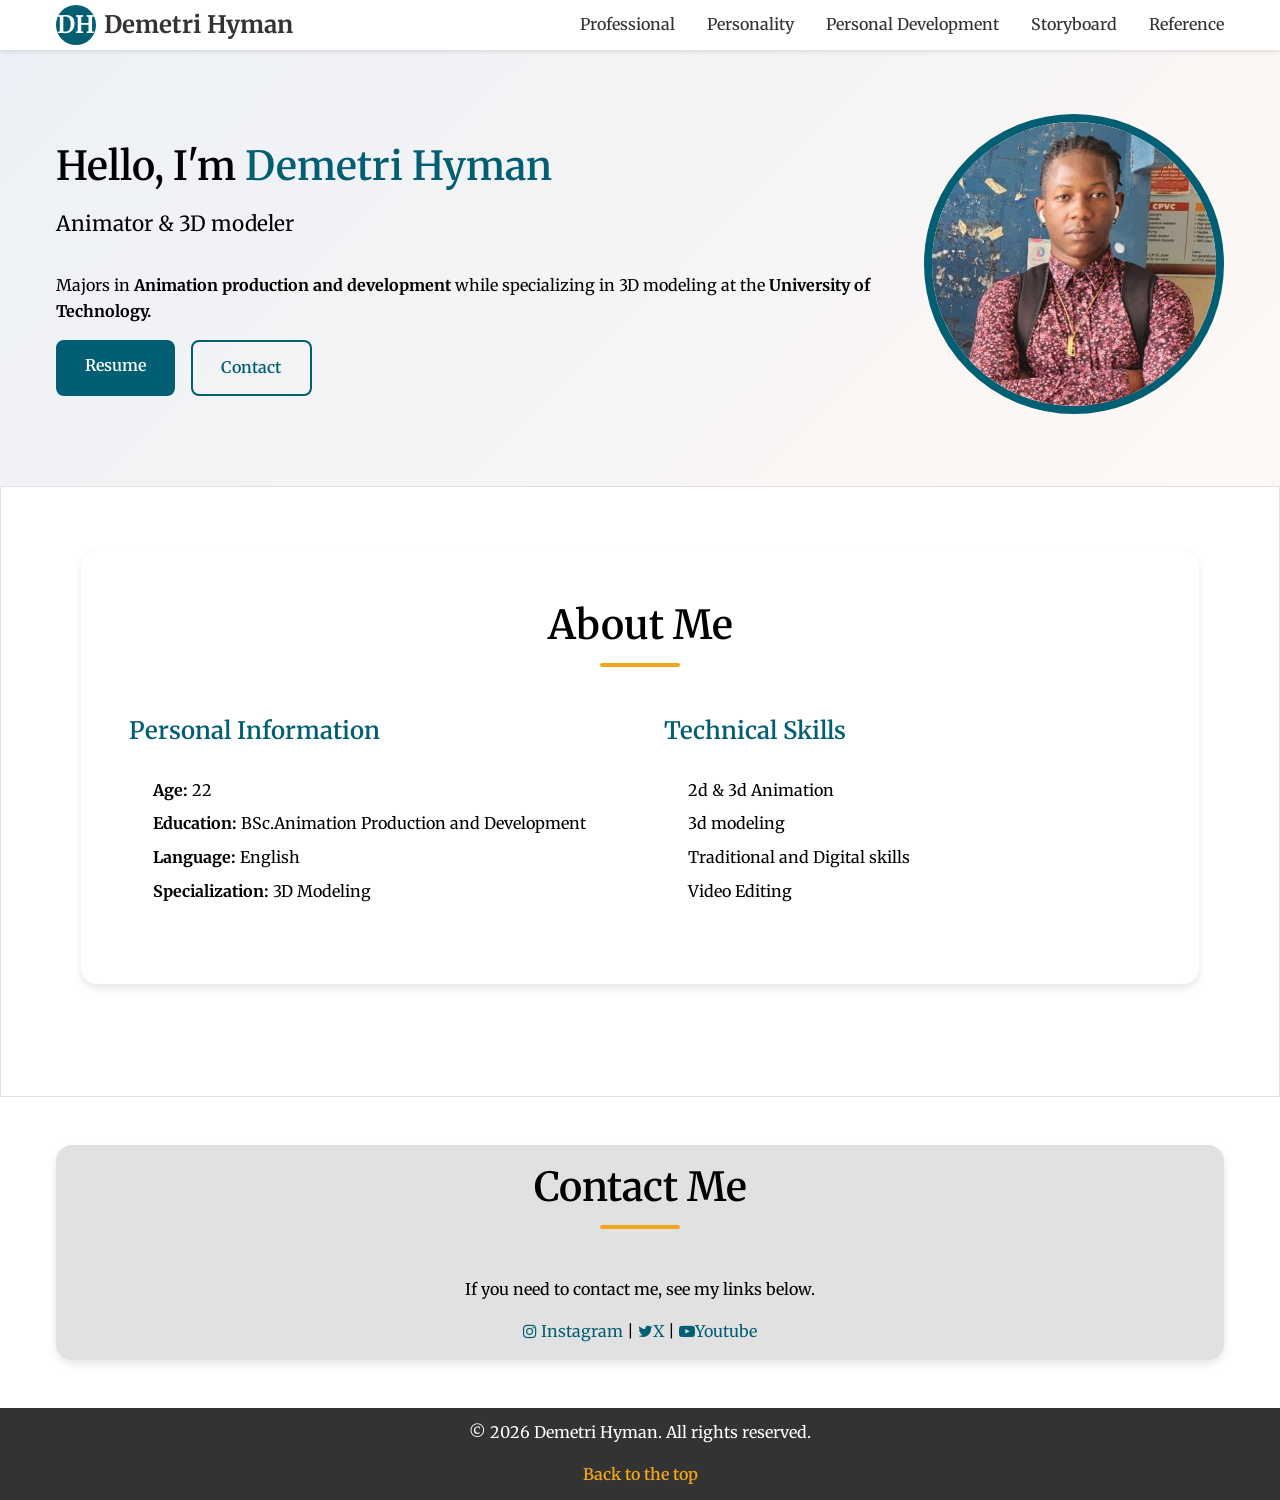
<file: Codes/Index.html>
<!DOCTYPE html>
<html>

    <head>
        
        <meta name="viewport" content="width=device-width, initial-scale=1.0">
        <Title>Demetri Hyman Portfolio</Title>
        <link rel="stylesheet" href="https://cdnjs.cloudflare.com/ajax/libs/font-awesome/4.7.0/css/font-awesome.min.css">
        <link rel="stylesheet" href="Style.css">
        
    </head>
<body id="top">
    <!--Navigation Header-->
<header>

    <nav class="navbar">

         <div class="nav-container">

            <a href= "Index.html" class="logo">
                <div class="logo-circle">DH</div>
                <span>Demetri Hyman</span>
            </a>

            <ul class="nav-menu">
                <li><a href="Professional.html">Professional</a></li>
                <li><a href="Personality.html">Personality</a></li>
                <li><a href="Personal Development.html">Personal Development</a></li>
                <li><a href="Storyboard.html">Storyboard</a></li>
                <li><a href="Reference.html">Reference</a></li> 
            </ul>
        </div>

    </nav>
</header>

<!--Hello section-->
    <section class="Hello">
        <div class="Hello-container">
            <div class="Hello-Text">
            <h1> Hello, I'm <span class="highlight"> Demetri Hyman </span></h1>
              <p class="subtitle"> Animator & 3D modeler</p>
              <p c> Majors in <strong>Animation production and development</strong> while specializing in 3D modeling at the <strong>University of Technology.</strong><div class=""></div> </p>
                <div class = "Resume-Button">
                    <a href="Professional.html" class="btn btn-Resume">Resume</a>
                    <a href="#contact" class="btn btn-contact">Contact</a>
                </div>
            </div>
                <div >
                    <a href="https://www.demetrianimation@gmail.com">
                        <img src="../Assets/1760153139496.jpg" alt="Demetri Hyman Photo" class="image" style="max-width:100%;height:auto;">
                    </a>
                </div>
        </div>

    </section>

<!--About section-->
    <section id="about" class="section">
        <div class="container">

            <div class="Card">
                <h2 class="section-title">About Me</h2>
            <div class="about-content">
                <div class="Personal-Info">
                    <h3>Personal Information</h3>
                    <ul class="Personal-Info-list">
                        <li><strong>Age:</strong> 22</li>
                        <li><strong>Education:</strong> BSc.Animation Production and Development </li>
                        <li><strong>Language:</strong> English</li>
                        <li><strong>Specialization:</strong> 3D Modeling</li>
                    </ul>
                </div>
                <div class="Skills">
                    <h3> Technical Skills</h3>
                    <ul class="skill-list">
                        <li> 2d & 3d Animation </li>
                        <li> 3d modeling </li>
                        <li> Traditional and Digital skills </li>
                        <li> Video Editing </li>
                    </ul>
                </div>
            </div>
            </div>
        </div>
    </section>

<!--Contact section-->
    <section id="contact" class="contact-section">

        <div class=" container">
            
            <div class="Card">
                <h2 class="section-title"> Contact Me</h2>
                <div class="contact-content">
                    <div class="contact-info">
                       <center> <p style="font-size: 20">
                            If you need to contact me, see my links below.
                        </p>
                        			<ul>
                                        <a class="highlight" href="https://www.Instagram.com/" target="_blank " ><i class="fa">&#xf16d;</i> Instagram </a> | 
                                        <a class="highlight" href="https://www.X.com/"target="_blank "><i class="fa">&#xf099;</i>X</a> | 
                                        <a class="highlight" href="https://www.Youtube.com/"target="_blank "><i class="fa">&#xf16a;</i>Youtube</a>
                                    </ul></center>

                    </div>

                </div>
            </div>

        </div>
    </section>

<footer class="footer">

	<p>
		&copy 2026 Demetri Hyman. All rights reserved.
	</p>

    <a class="top" href="#top"> Back to the top</a>
</footer>

</body>

</html>
</file>
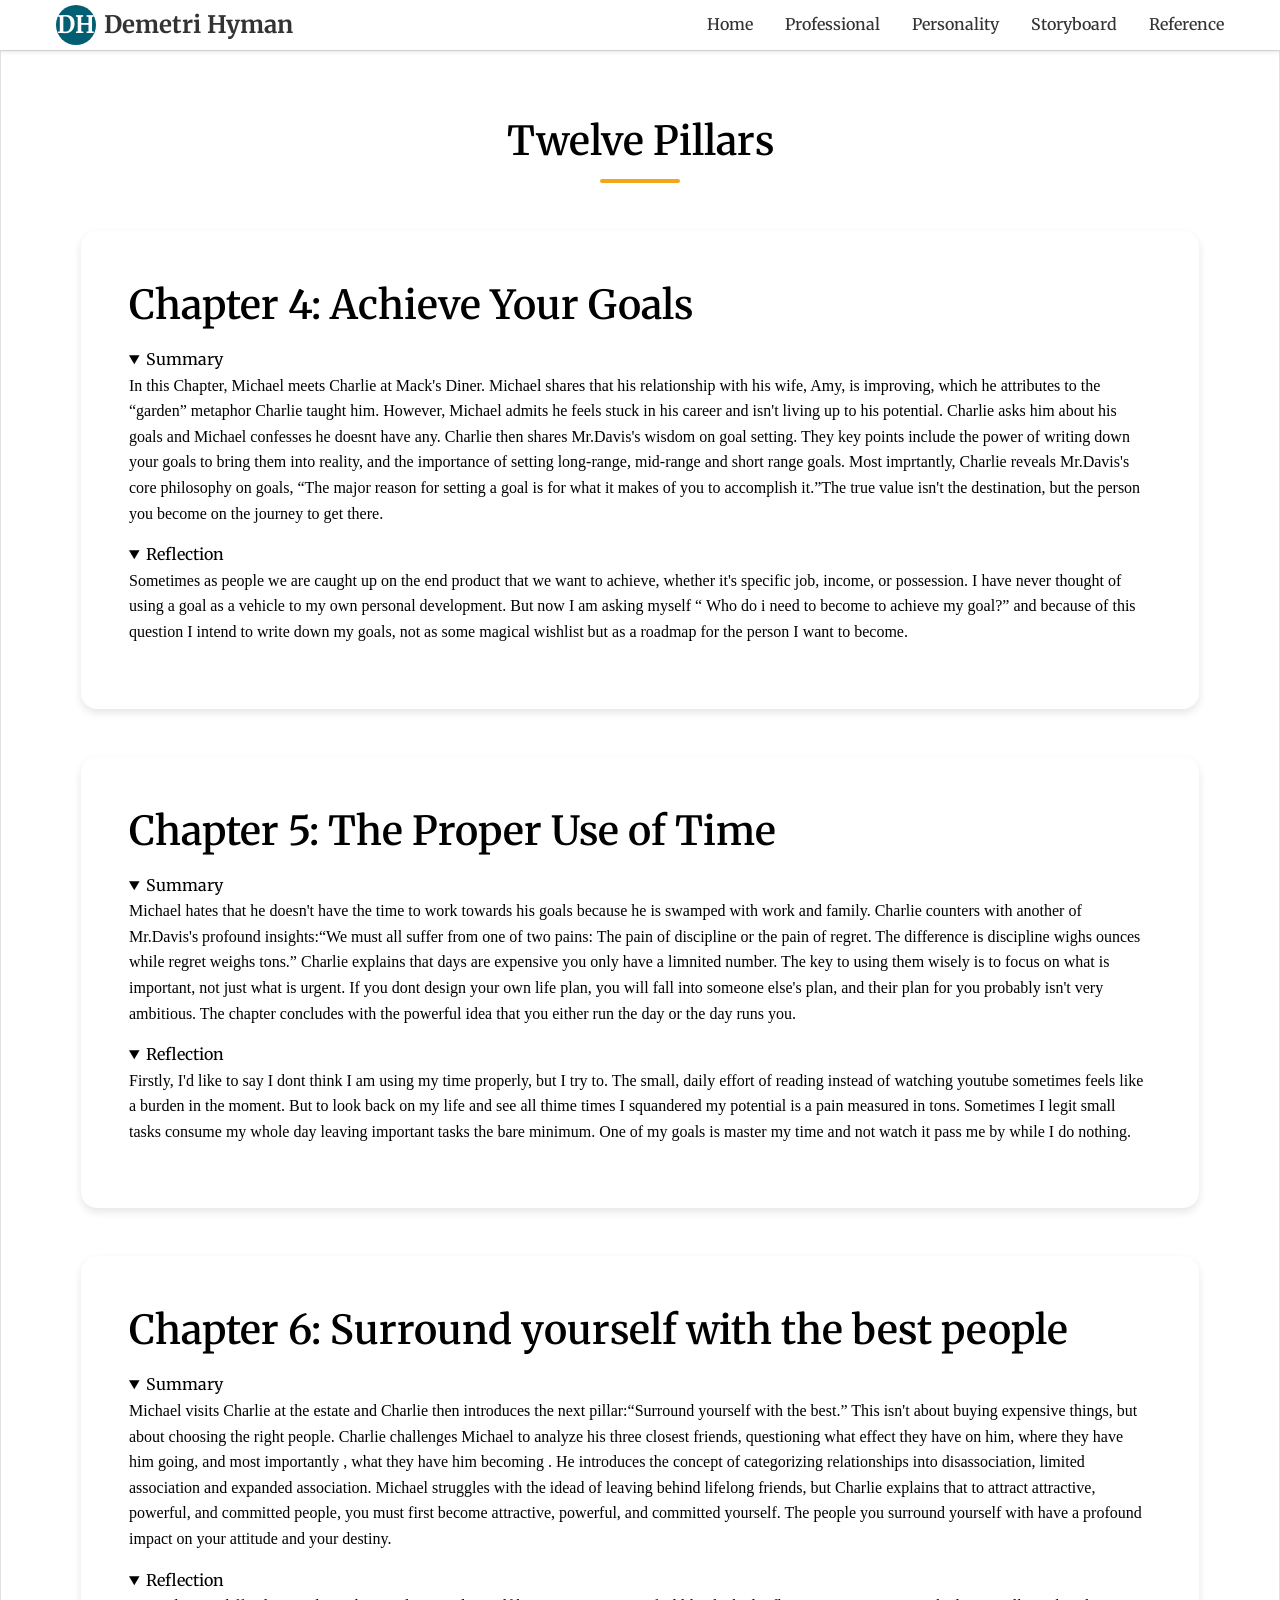
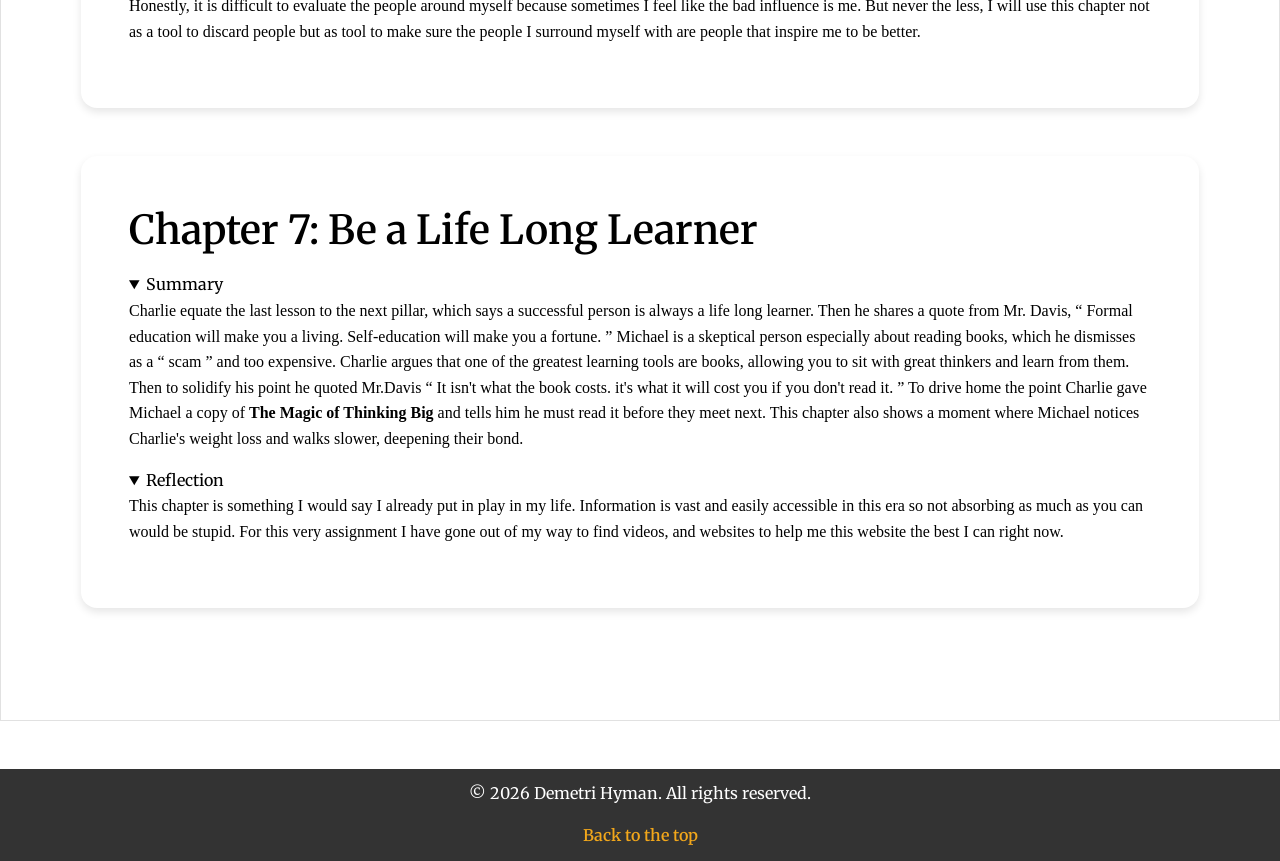
<file: Codes/Personal Development.html>
<!DOCTYPE html>
<html>
<head>
        <meta name="viewport" content="width=device-width, initial-scale=1.0">
        <Title>Personal Development</Title>

        <link rel="stylesheet" href="Style.css">
        
    </head>
<body>
    <!--Navigation Header-->
<header>

    <nav class="navbar">

         <div class="nav-container">

            <a href= "Index.html" class="logo">
                <div class="logo-circle">DH</div>
                <span>Demetri Hyman</span>
            </a>

            <ul class="nav-menu">
                <li><a href="Index.html">Home</a></li>
                <li><a href="Professional.html">Professional</a></li>
                <li><a href="Personality.html">Personality</a></li>
                <li><a href="Storyboard.html">Storyboard</a></li>
                <li><a href="Reference.html">Reference</a></li> 
            </ul>
        </div>

    </nav>
</header>


    <section id="Personal-Development" class="section">

        <div class="container">

            <h2 class="section-title">Twelve Pillars</h2>
                <div class="Personal-Container">

                    <div class="Card">
                        <h2>Chapter 4: Achieve Your Goals</h2>
                        <details open>
                            <summary>Summary</summary>
                                <p class="Summary">
                                    In this Chapter, Michael meets Charlie at Mack's Diner. Michael shares that his relationship
                                    with his wife, Amy, is improving, which he attributes to the <q>garden</q>
                                    metaphor Charlie taught him. However, Michael admits he feels stuck in his
                                    career and isn't living up to his potential. Charlie asks him about his goals and Michael
                                    confesses he doesnt have any. Charlie then shares Mr.Davis's wisdom on goal setting. They key points
                                    include the power of writing down your goals to bring them into reality, and the importance of setting long-range,
                                    mid-range and short range goals. Most imprtantly, Charlie reveals Mr.Davis's core philosophy
                                    on goals, <q>The major reason for setting a goal is for what it makes of you to accomplish it.</q>The 
                                    true value isn't the destination, but the person you become on the journey to
                                    get there.
                                </p>
                        </details>
                        <details open>
                            <summary>Reflection</summary>
                                <p class="Summary">
                                    Sometimes as people we are caught up on the end product that we want to achieve, whether it's specific job,
                                    income, or possession. I have never thought of using a goal as a vehicle to my own personal development. But now I am
                                    asking myself <q> Who do i need to become to achieve my goal?</q> and because of this question I intend to write down
                                    my goals, not as some magical wishlist but as a roadmap for the person I want to become.
                                </p>
                        </details>
                    </div>

                    <div class="Card">
                        <h2>Chapter 5: The Proper Use of Time</h2>
                        <details open>
                            <summary>Summary</summary>
                                <p class="Summary">
                                   Michael hates that he doesn't have the time to work towards his goals because he is swamped with work and family.
                                    Charlie counters with another of Mr.Davis's profound insights:<q>We must all suffer
                                    from one of two pains: The pain of discipline or the pain of regret. The
                                    difference is discipline wighs ounces while regret weighs tons.</q> Charlie explains
                                    that days are expensive you only have a limnited number. The key to using them wisely
                                    is to focus on what is important, not just what is urgent. If you dont design your own life 
                                    plan, you will fall into someone else's plan, and their plan for you probably isn't very
                                    ambitious. The chapter concludes with the powerful idea that you either run the day or the 
                                    day runs you.
                                </p>
                       </details>
                       <details open>
                            <summary>Reflection</summary>
                                <p class="Summary">
                                    Firstly, I'd like to say I dont think I am using my time properly, but I try to.
                                    The small, daily effort of reading instead of watching youtube sometimes feels like a burden in the moment.
                                    But to look back on my life and see all thime times I squandered my potential is a pain measured in tons.
                                    Sometimes I legit small tasks consume my whole day leaving important tasks the bare minimum. One of my goals is 
                                    master my time and not watch it pass me by while I do nothing.
                                </p>
                        </details>
                    </div>

                    <div class="Card">
                        <h2>Chapter 6: Surround yourself with the best people</h2>  
                        <details open>
                            <summary>Summary</summary>
                                <p class="Summary">
                                    Michael visits Charlie at the estate and Charlie then introduces the next pillar:<q>Surround yourself with the best.</q> This isn't about 
                                    buying expensive things, but about choosing the right people. Charlie challenges Michael to analyze his
                                    three closest friends, questioning what effect they have on him, where they have him going, and
                                    most importantly , what they have him becoming . He introduces the concept of categorizing relationships
                                    into disassociation, limited association and expanded association. Michael struggles with the
                                    idead of leaving behind lifelong friends, but Charlie explains that to attract attractive, powerful,
                                    and committed people, you must first become attractive, powerful, and committed yourself. The people
                                    you surround yourself with have a profound impact on your attitude and your destiny.
                                </p>
                       </details>
                       <details open>
                            <summary>Reflection</summary>
                                <p class="Summary">
                                    Honestly, it is difficult  to evaluate the people around myself because sometimes I feel like the bad 
                                    influence is me. But never the less, I will use this chapter not as a tool to discard people
                                    but as tool to make sure the people I surround myself with are people that inspire me 
                                    to be better.
                                </p>
                        </details>
                    </div>

                    <div class="Card">
                        <h2>Chapter 7: Be a Life Long Learner</h2>
                        <details open>
                            <summary>Summary</summary>
                                <p class="Summary">
                                    Charlie equate the last lesson to the next pillar, which says a successful person is always a life long learner. 
                                    Then he shares a quote from Mr. Davis, <q> Formal education will make you a living. Self-education will make you a fortune. </q> 
                                    Michael is a skeptical person especially about reading books, which he dismisses as a <q> scam </q> and too expensive. 
                                    Charlie argues that one of the greatest learning tools are books, allowing you to sit with great thinkers and learn from them. Then to solidify his point he quoted Mr.Davis <q>  
                                    It isn't what the book costs. it's what it will cost you if you don't read it. </q> To drive home the point Charlie gave Michael a copy of <strong> The Magic of Thinking Big </strong> and tells him he must read it before they meet next. This chapter also shows a moment where Michael notices Charlie's weight loss and walks slower, deepening their bond.
                                </p>
                       </details>
                       <details open>
                            <summary>Reflection</summary>
                                <p class="Summary">
                                    This chapter is something I would say I already put in play in my life. Information is vast and easily accessible in this era so not 
                                    absorbing as much as you can would be stupid. For this very assignment I have gone out of my way to find videos, and websites to help 
                                    me this website the best I can right now.
                                </p>
                        </details>
                    </div>
                </div>

        </div>


    </section>


































<footer class="footer">

	<p>
		&copy 2026 Demetri Hyman. All rights reserved.
	</p>

    <a class="top" href="#top"> Back to the top</a>
</footer>

</body>
</html>
</file>
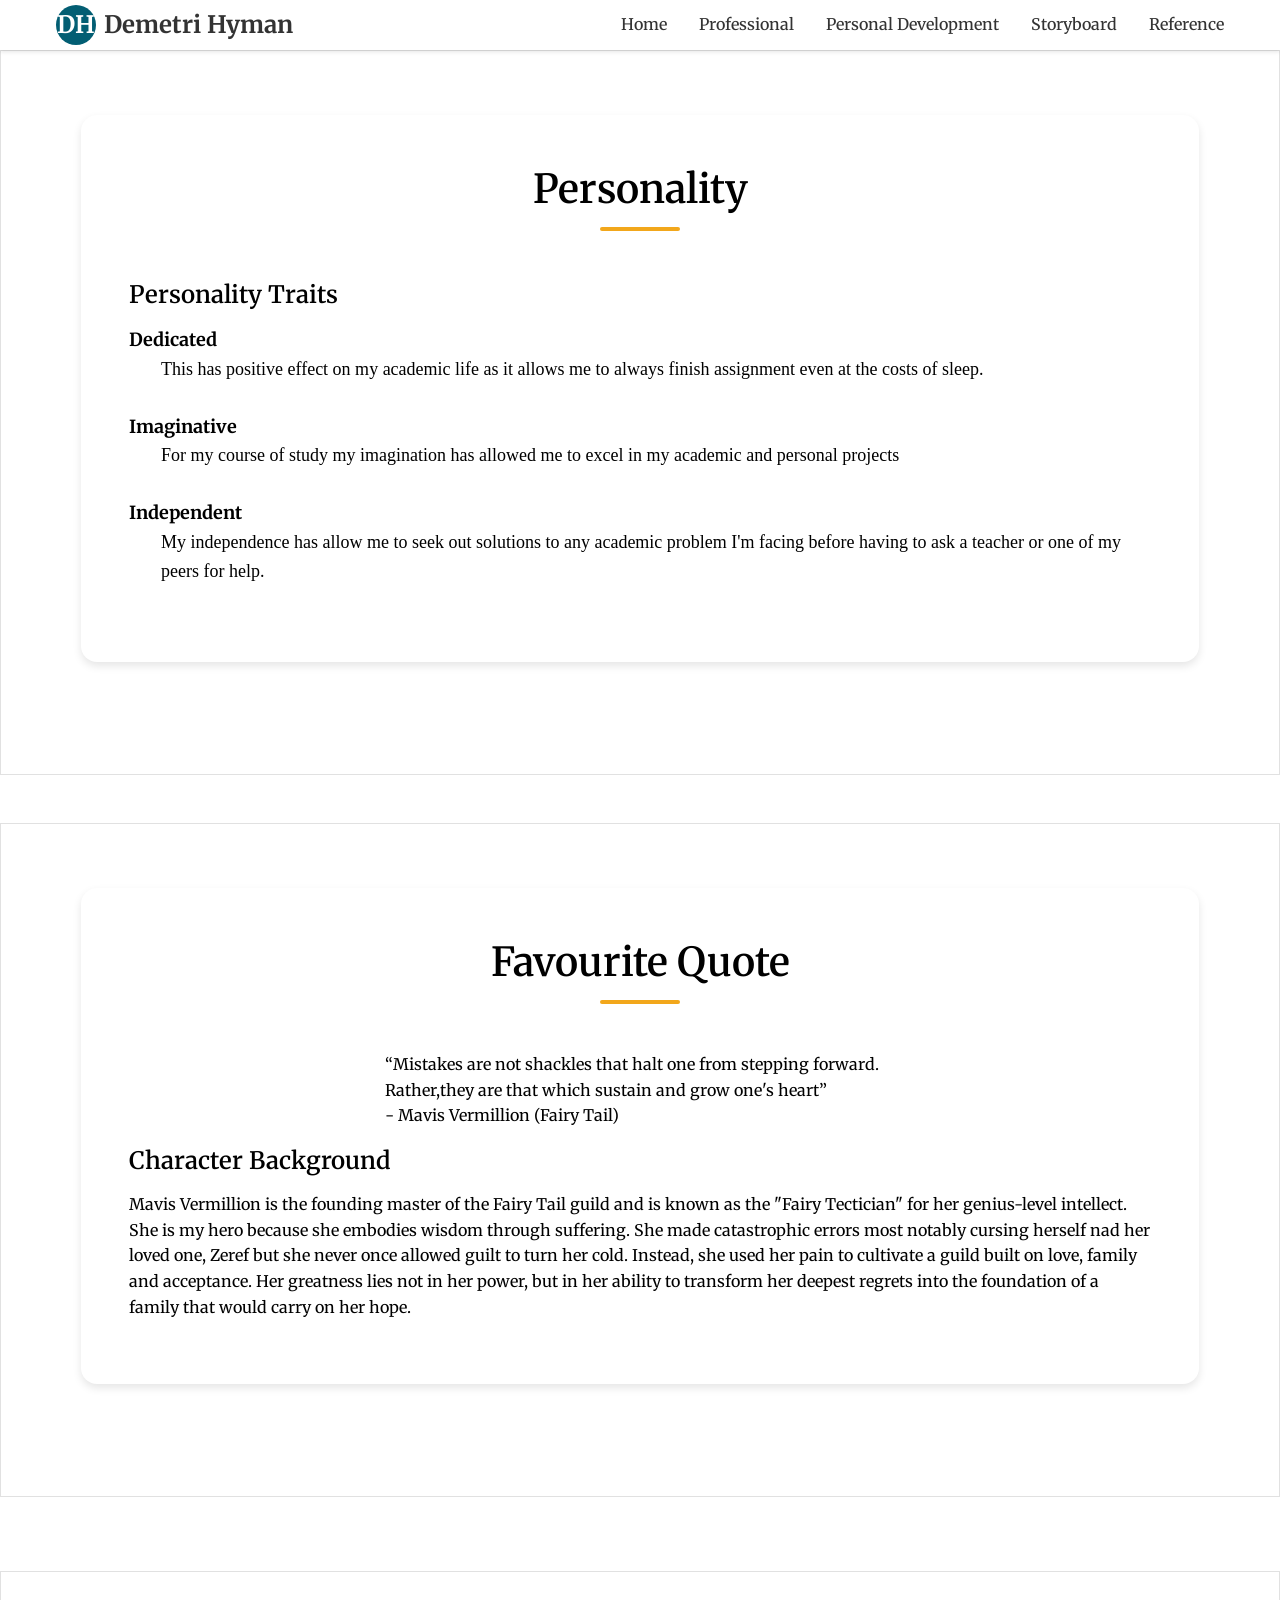
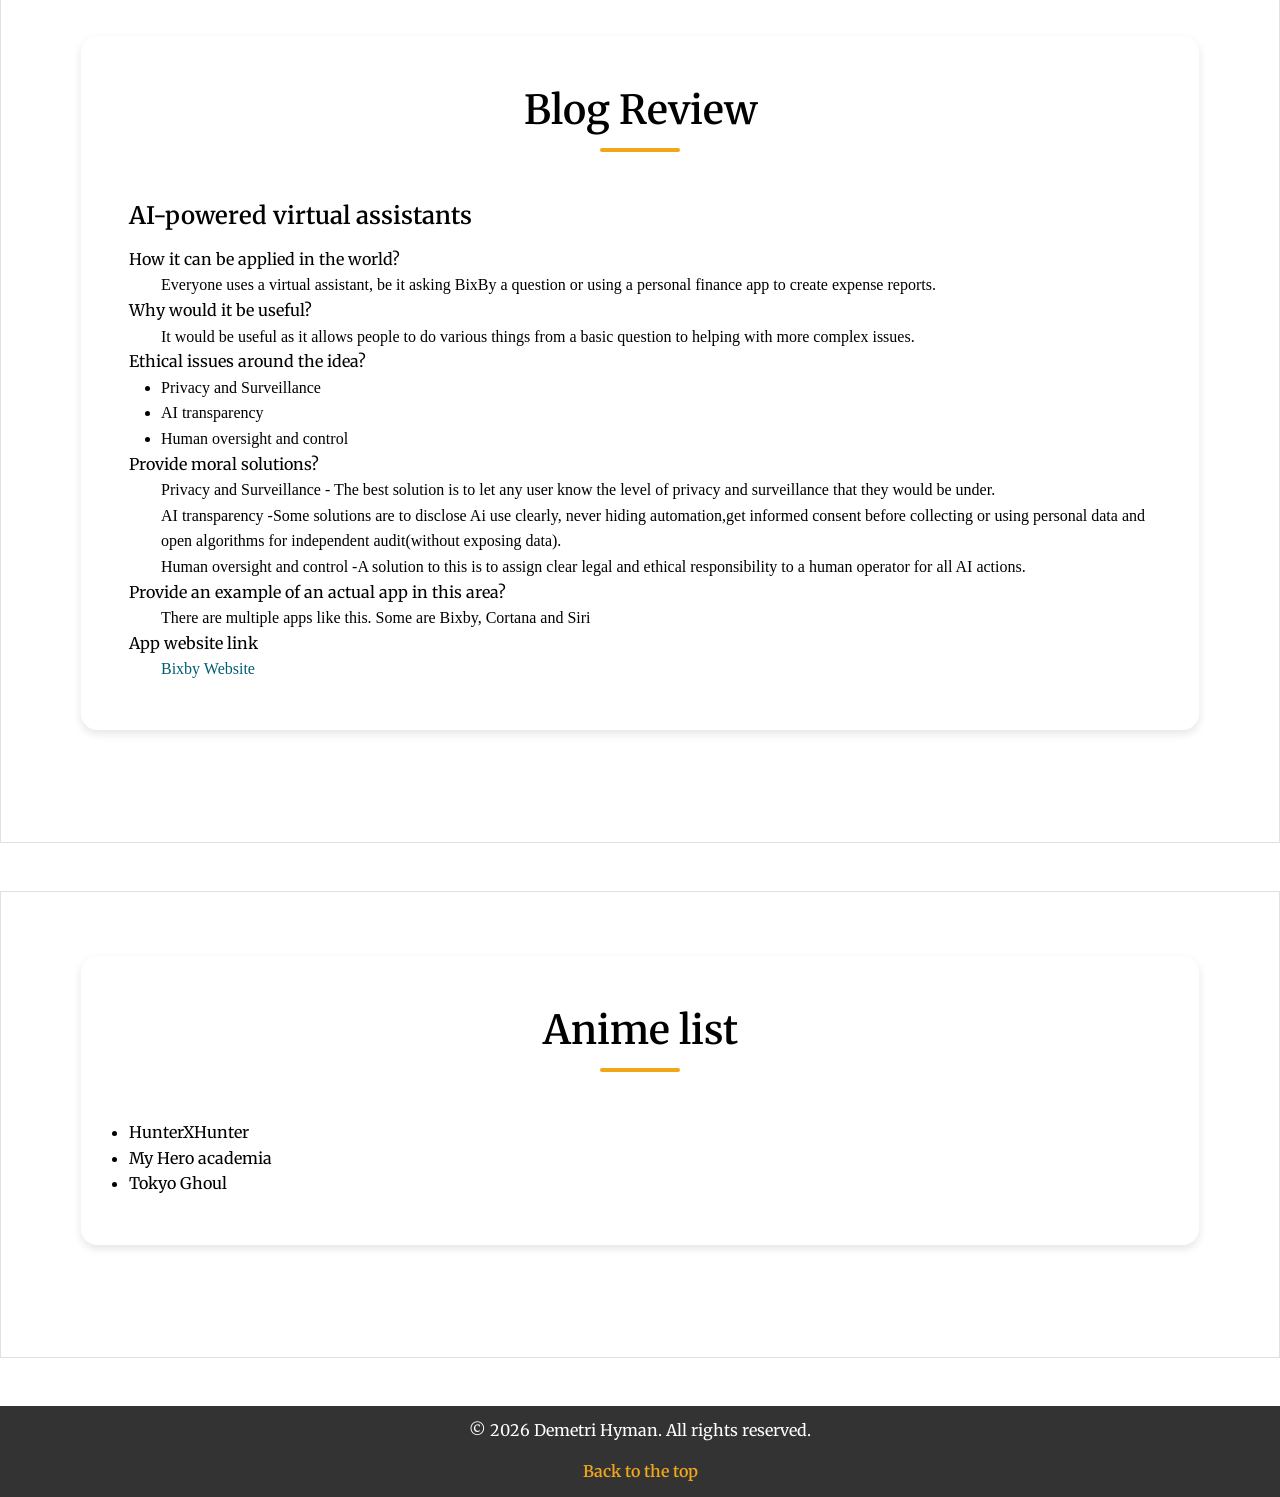
<file: Codes/Personality.html>
<!DOCTYPE html>
<html>
<head>
       <meta name="viewport" content="width=device-width, initial-scale=1.0">
        <Title>Personality</Title>

        <link rel="stylesheet" href="Style.css">
        
    </head>
<body>
    <!--Navigation Header-->
<header>

    <nav class="navbar">

         <div class="nav-container">

            <a href= "Index.html" class="logo">
                <div class="logo-circle">DH</div>
                <span>Demetri Hyman</span>
            </a>

            <ul class="nav-menu">
                <li><a href="Index.html">Home</a></li>
                <li><a href="Professional.html">Professional</a></li>
                <li><a href="Personal Development.html">Personal Development</a></li>
                <li><a href="Storyboard.html">Storyboard</a></li>
                <li><a href="Reference.html">Reference</a></li> 
            </ul>
        </div>

    </nav>
</header>



<!--Personailty Section-->

    <section id="Personality" class="section">
        <div class="container">

                <div class="Card">
                    <h2 class="section-title">Personality</h2>

                    <div class="Favourite">

                        <h3>Personality Traits</h3>

                        <dl>
                            <dt> <strong>Dedicated</strong> </dt>
                            <dd> This has positive effect on my academic life as it allows me to always finish assignment even at the costs of sleep.</dd> </br>  
                            
                            <dt> <strong>Imaginative</strong> </dt>
                            <dd> For my course of study my imagination has allowed me to excel in my academic and personal projects</dd> </br>

                            <dt> <strong>Independent</strong> </dt>
                            <dd> My independence has allow me to seek out solutions to any academic problem I'm facing before having to ask a teacher or one of my peers for help.</dd> </br>
                        </dl>
                    </div>
                </div>
        </div>

 </section>
<!--Quote Section-->
<section id="Quote" class="section">

    <div class="container">
        <div class="Card">
            <div class="quote-stuff">

                <h2 class="section-title">Favourite Quote</h2>

                <q>Mistakes are not shackles that halt one from stepping forward. Rather,they are that which sustain and grow one's heart</q> </br> 
                <p> - Mavis Vermillion (Fairy Tail)</p>
            </div>
            <div class="Character-Background">
                <h3>Character Background</h3>
                <p>
                    Mavis Vermillion is the founding master of the Fairy Tail guild and is known as the "Fairy Tectician" for her genius-level intellect. She is my hero because she embodies wisdom through suffering.
                    She made catastrophic errors most notably cursing herself nad her loved one, Zeref but she never once allowed guilt to turn her cold.
                    Instead, she used her pain to cultivate a guild built on love, family and acceptance.
                    Her greatness lies not in her power, but in her ability to transform her deepest regrets
                    into the foundation of a family that would carry on her hope.
                </p>
            </div>
        </div>
    </div>
</section>
</br>
<!--Blog Review Section-->
<section id="Blog-Review" class="section">

    <div class="container">
       <div class="Card">
         <div class="Blog-stuff">
            <h2 class="section-title">Blog Review</h2>
            <h3>AI-powered virtual assistants</h3>
            <dt>
                <dl>How it can be applied in the world?</dl>
                    <dd>Everyone uses a virtual assistant, be it asking BixBy a question or using a personal finance app to create expense reports.</dd>

                <dl>Why would it be useful?</dl>
                    <dd>It would be useful as it allows people to do various things from a basic question to helping with more complex issues.</dd>

                <dl>Ethical issues around the idea?</dl>
                    <dd>
                        <uL>
                            <li>Privacy and Surveillance</li>
                            <li>AI transparency</li>  
                            <li>Human oversight and control</li>                  
                        </uL>
                    </dd>

                <dl>Provide moral solutions?</dl>
                    <dd>Privacy and Surveillance - The best solution is to let any user know the level of privacy and surveillance that they would be under.</dd>
                    <dd>AI transparency -Some solutions are to disclose Ai use clearly, never hiding automation,get informed consent before collecting or using personal data and open algorithms for independent audit(without exposing data). </dd>
                    <dd>Human oversight and control -A solution to this is to assign clear legal and ethical responsibility to a human operator for all AI actions. </dd>

                <dl>Provide an example of an actual app in this area?</dl>
                    <dd>There are multiple apps like this. Some are Bixby, Cortana and Siri</dd>

                <dl>App website link</dl>
                    <dd><a href="https://www.samsung.com/us/apps/bixby/" target="_blank">Bixby Website</a></dd>
            </dt>
        </div>
       </div>
    </div>

</section>
<!--Anime-->
<section id="Anime" class="section">

        <div class="container">

            <div class="Card">

                <h2 class="section-title">Anime list</h2>

                <ul>
                    <li>HunterXHunter</li>
                    <li>My Hero academia</li>
                    <li>Tokyo Ghoul</li>
                </ul>

            </div>

        </div>


</section>

<footer class="footer">

	<p>
		&copy 2026 Demetri Hyman. All rights reserved.
	</p>

    <a class="top" href="#top"> Back to the top</a>
</footer>

</body>
</html>
</file>
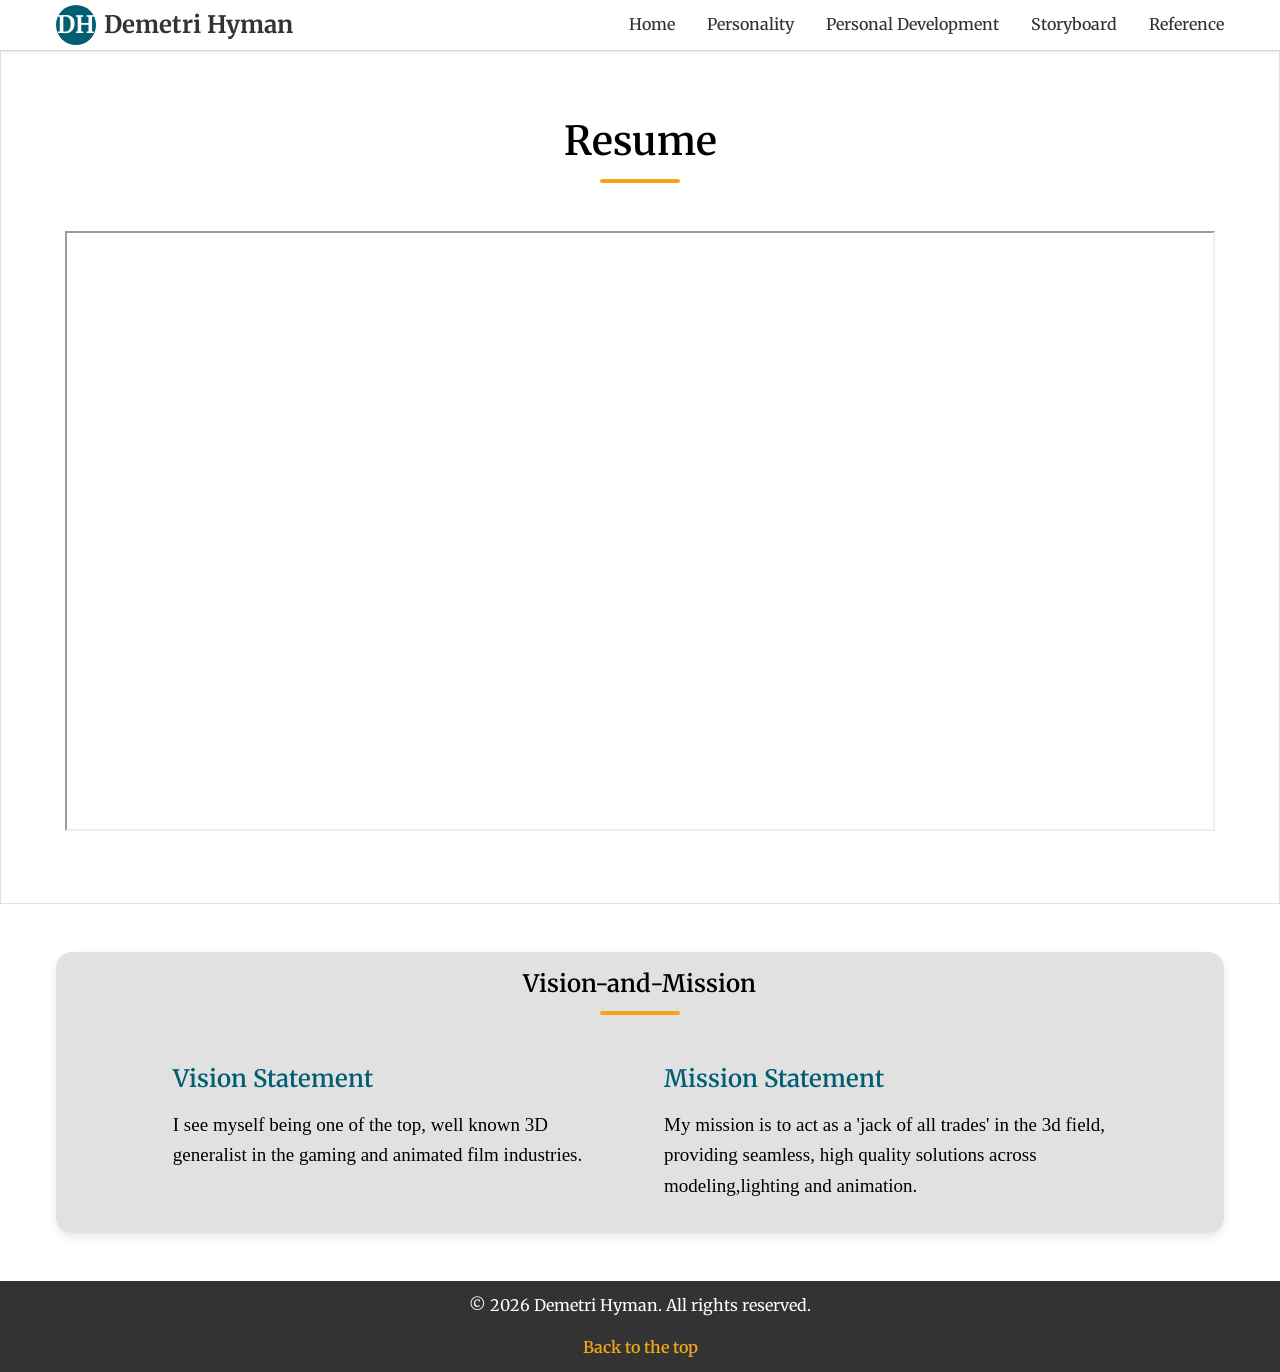
<file: Codes/Professional.html>
<!DOCTYPE html>
<html>
<head>
        <meta name="viewport" content="width=device-width, initial-scale=1.0">
        <Title>Professional</Title>

        <link rel="stylesheet" href="Style.css">
        
    </head>
<body>
    <!--Navigation Header-->
<header>

    <nav class="navbar">

         <div class="nav-container">

            <a href= "Index.html" class="logo">
                <div class="logo-circle">DH</div>
                <span>Demetri Hyman</span>
            </a>

            <ul class="nav-menu">
                <li><a href="Index.html">Home</a></li>
                <li><a href="Personality.html">Personality</a></li>
                <li><a href="Personal Development.html">Personal Development</a></li>
                <li><a href="Storyboard.html">Storyboard</a></li>
                <li><a href="Reference.html">Reference</a></li> 
            </ul>
        </div>

    </nav>
</header>


<!-- Resume Section-->

<section id="Resume-Section" class="section">

    <div class="Resume">

        <h1 class="section-title">Resume</h1>

        <iframe src="../Assets/Demetri Hyman - Resume.pdf" width="100%"
        height="600px">
            <a href="../Assets/Demetri Hyman - Resume.pdf">Download pdf</a>
        </iframe>
    </div>

</section>

<section id="section" class="Vision-and-Mission">

    <div class="container">
        <div class="Card">
            <div class="Vision-and-Mission-Container">
            <h3 class="section-title">Vision-and-Mission</h3>
                <div class="Vision-and-Mission-Content">
                    <div class="Vision Statement">
                        <h3> Vision Statement </h3>
                        <p> I see myself being one of the top, well known 3D generalist in the gaming and animated film industries. </p>
                    </div>
                    <div class="Mission Statement">

                        <h3>Mission Statement</h3>
                        <p>My mission is to act as a 'jack of all trades' in the 3d field, providing seamless, high quality solutions across modeling,lighting and animation.</p>

                    </div>

                </div>
            </div>
        </div>
    </div>

</section>



<footer class="footer">

	<p>
		&copy 2026 Demetri Hyman. All rights reserved.
	</p>

    <a class="top" href="#top"> Back to the top</a>
</footer>
</body>

</html>
</file>
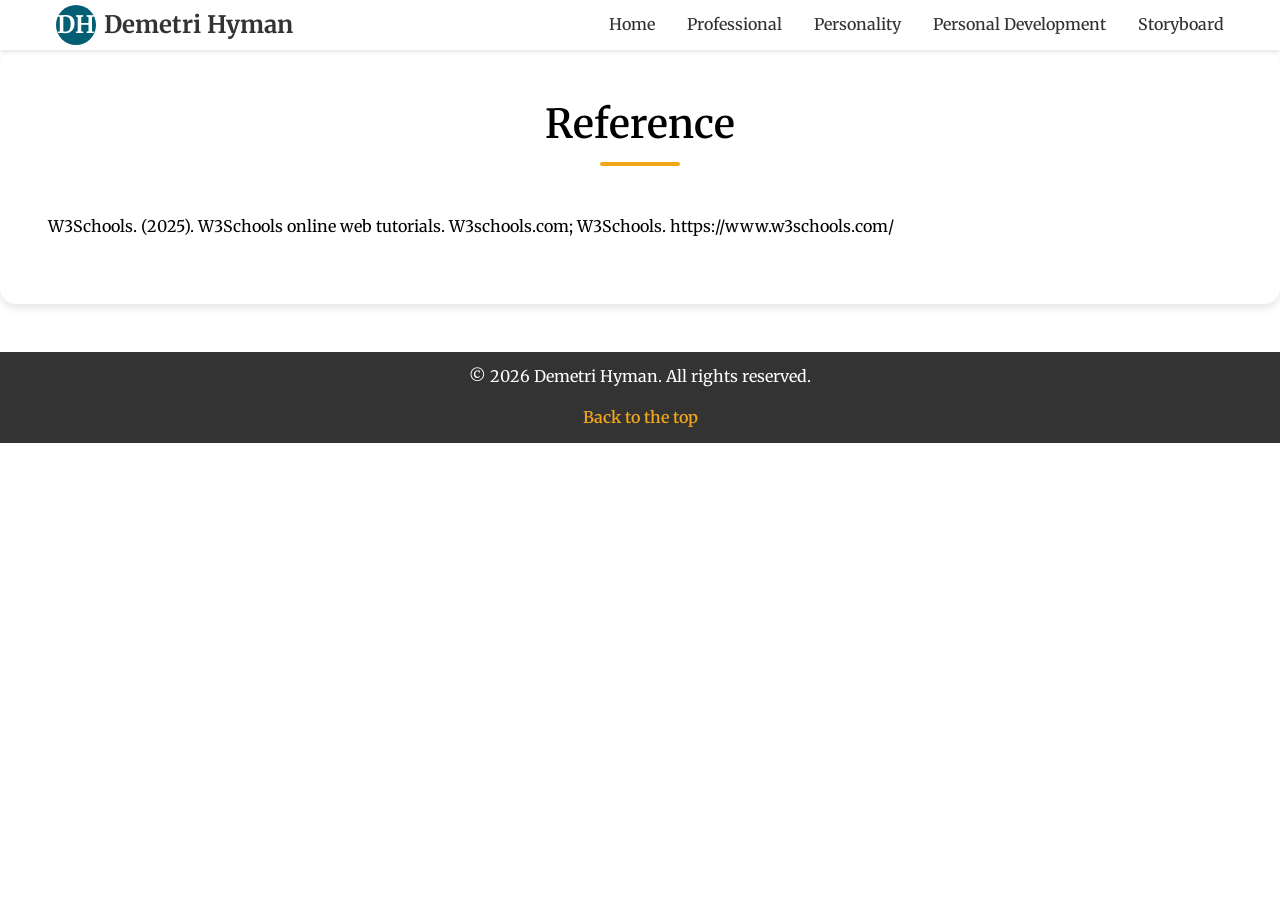
<file: Codes/Reference.html>
<!DOCTYPE html>
<html>
<head>
        <meta name="viewport" content="width=device-width, initial-scale=1.0">
        <Title>Personality</Title>

        <link rel="stylesheet" href="Style.css">
        
    </head>
<body>
    <!--Navigation Header-->
<header>

    <nav class="navbar">

         <div class="nav-container">

            <a href= "Index.html" class="logo">
                <div class="logo-circle">DH</div>
                <span>Demetri Hyman</span>
            </a>

            <ul class="nav-menu">
                <li><a href="Index.html">Home</a></li>
                <li><a href="Professional.html">Professional</a></li>
                <li><a href="Personality.html">Personality</a></li>
                <li><a href="Personal Development.html">Personal Development</a></li>
                <li><a href="Storyboard.html">Storyboard</a></li>

            </ul>
        </div>

    </nav>
</header>

<section>

    <div class="Card">
        <h2 class="section-title">Reference</h2>

        <p>W3Schools. (2025). W3Schools online web tutorials. W3schools.com; W3Schools. https://www.w3schools.com/</p>

    </div>
</section>


































<footer class="footer">

	<p>
		&copy 2026 Demetri Hyman. All rights reserved.
	</p>

    <a class="top" href="#top"> Back to the top</a>
</footer>
</body>
</html>
</file>
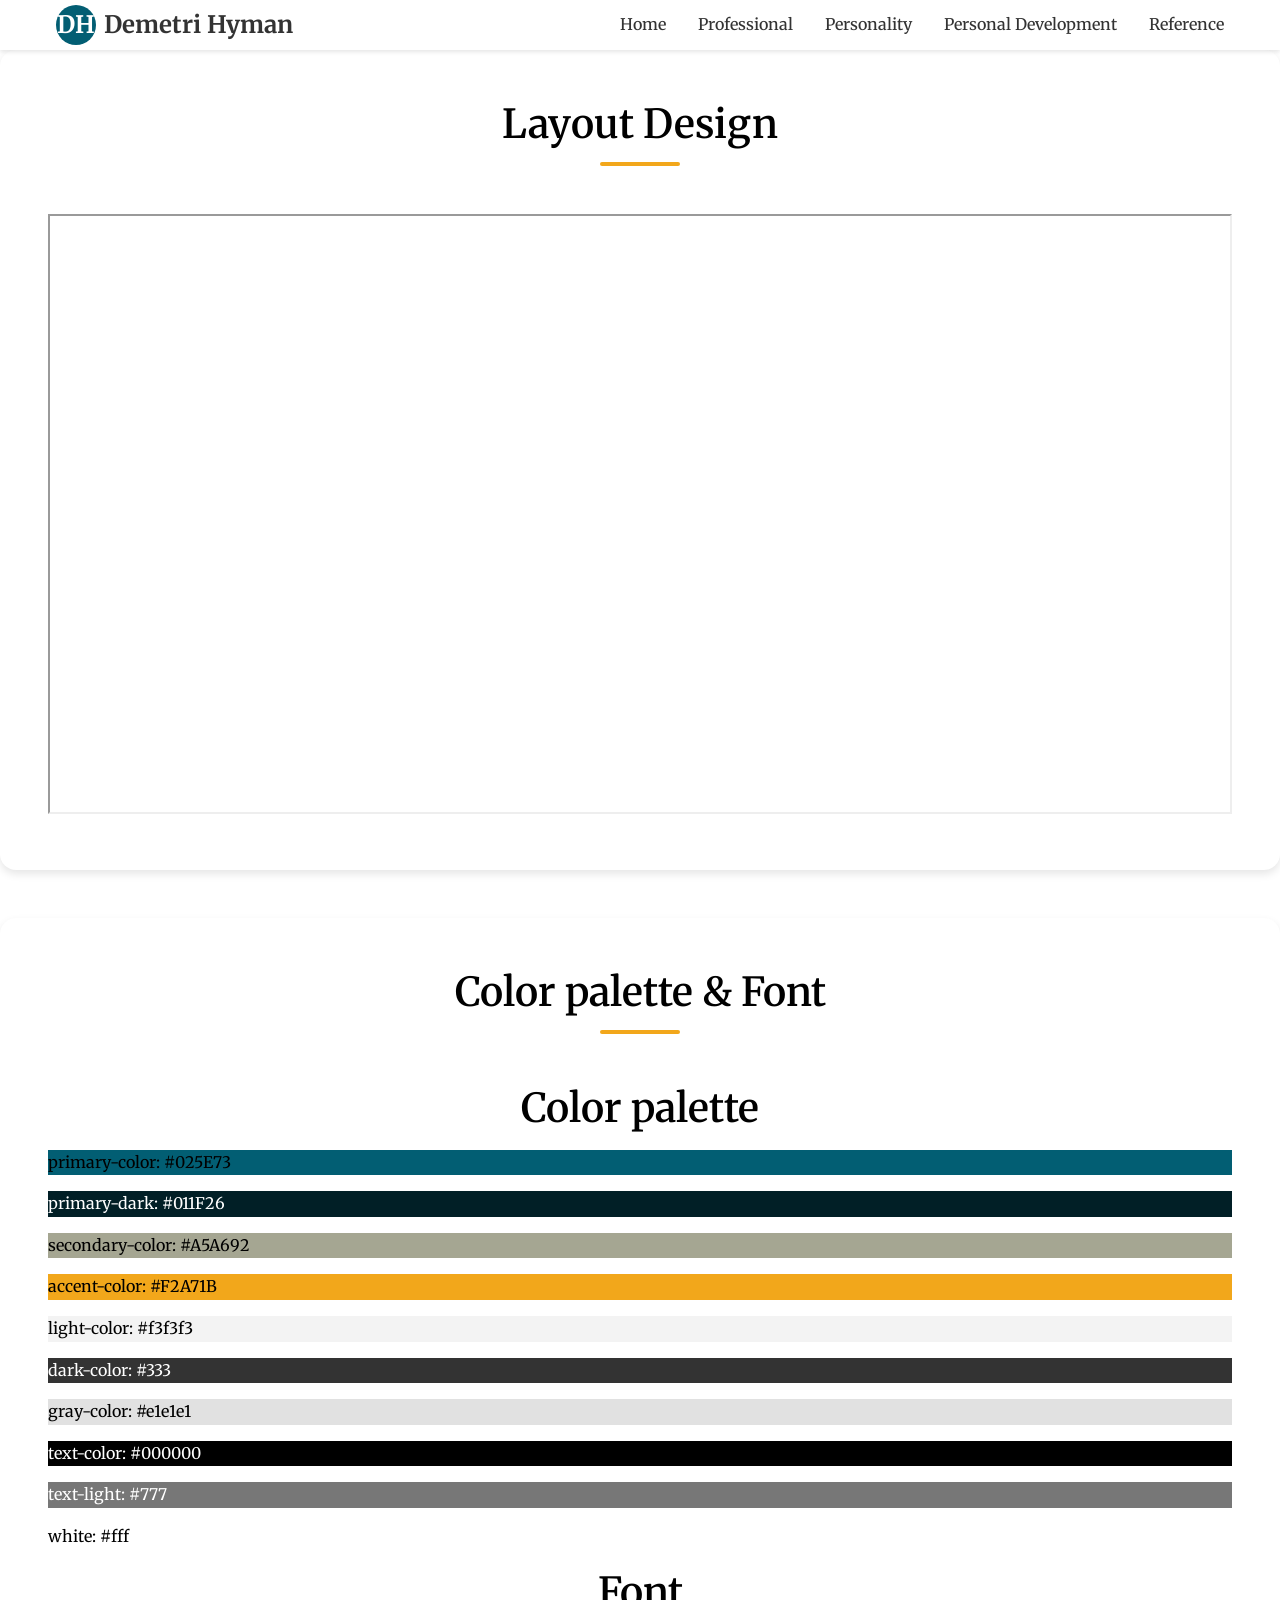
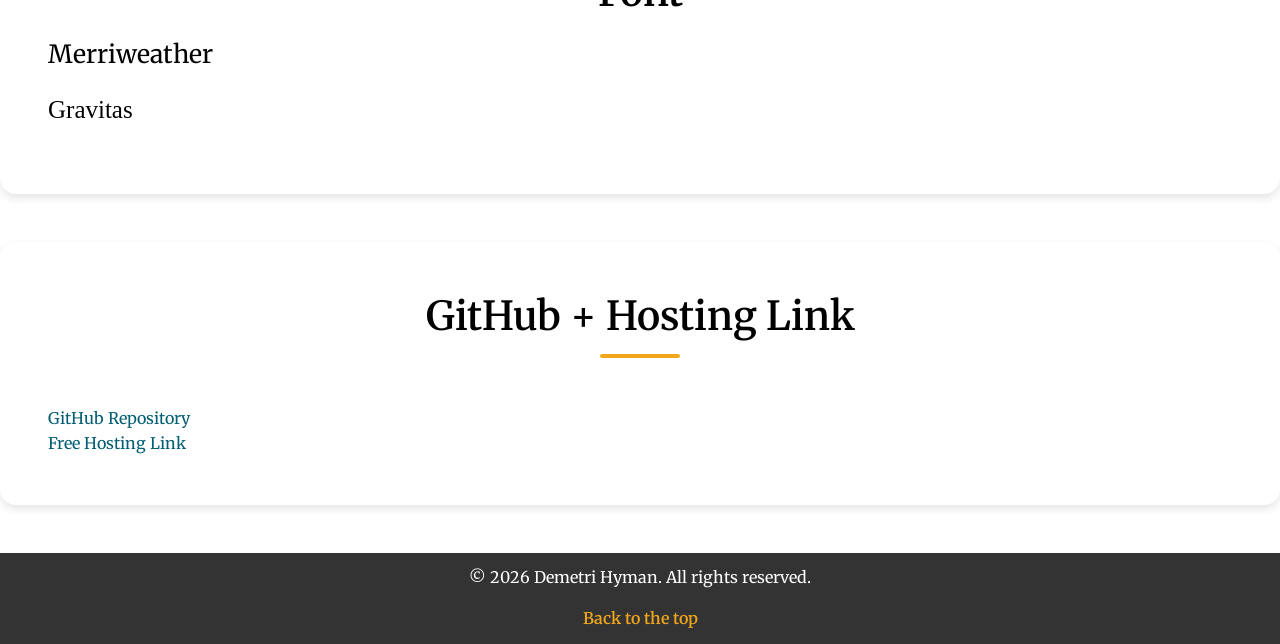
<file: Codes/Storyboard.html>
<!DOCTYPE html>
<html>
<head>
        <meta name="viewport" content="width=device-width, initial-scale=1.0">
        <Title>Personality</Title>

        <link rel="stylesheet" href="Style.css">
        
    </head>
<body>
    <!--Navigation Header-->
<header>

    <nav class="navbar">

         <div class="nav-container">

            <a href= "Index.html" class="logo">
                <div class="logo-circle">DH</div>
                <span>Demetri Hyman</span>
            </a>

            <ul class="nav-menu">
                <li><a href="Index.html">Home</a></li>
                <li><a href="Professional.html">Professional</a></li>
                <li><a href="Personality.html">Personality</a></li>
                <li><a href="Personal Development.html">Personal Development</a></li>
                <li><a href="Reference.html">Reference</a></li> 
            </ul>
        </div>

    </nav>
</header>

<section>

    <div class="Card">
        <h2 class="section-title">Layout Design</h2>
<iframe src="../Assets/StoryBoard.pdf" width="100%"
        height="600px">
            <a href="../Assets/StoryBoard.pdf">Download pdf</a>
        </iframe>
    </div>
</section>

<section>

    <div class="Card">
        <h2 class="section-title">Color palette & Font</h2>

        <h1 style="text-align: center;">Color palette</h1>
        <div class="Text">
            <div style="background-color: #025E73 ;">
                <p>primary-color: #025E73</p>
            </div>
            <div style="background-color: #011F26 ;">
                <p style="color: white;">primary-dark: #011F26</p>
            </div>
            <div style="background-color: #A5A692 ;">
                <p>secondary-color: #A5A692</p>
            </div>
            <div style="background-color: #F2A71B ;">
                <p>accent-color: #F2A71B</p>
            </div>
            <div style="background-color: #f3f3f3 ;">
                <p>light-color: #f3f3f3</p>
            </div>
            <div style="background-color: #333 ;">
                <p style="color: white;">dark-color: #333</p>
            </div>
            <div style="background-color: #e1e1e1 ;">
                <p>gray-color: #e1e1e1</p>
            </div>
            <div style="background-color: #000000 ;">
               <p style="color: white;"> text-color: #000000</p>
            </div>
            <div style="background-color: #777 ;">
                <p style="color: white;">text-light: #777</p>
            </div>
            <div style="background-color: #fff ;">
                <p>white: #fff</p>
            </div>
       </div>
    
    
        <h1 style="text-align: center;">Font</h1>
        <P class="font1">Merriweather</P>
        <P class="font2">Gravitas</P>

    </div>

</section>

<section>
    <div class="Card">
        <h2 class="section-title">
            GitHub + Hosting Link
        </h2>
        <a href="https://github.com/demetrihyman/2206986_IA1_S1AY26-.git" target="_blank">GitHub Repository</a> 
                    </br>
        <a href="https://portfolio5565.liveblog365.com/"target="_blank">Free Hosting Link</a>
    </div>
</section>
































<footer class="footer">

	<p>
		&copy 2026 Demetri Hyman. All rights reserved.
	</p>

    <a class="top" href="#top"> Back to the top</a>
</footer>
</body>
</html>
</file>
<file: Codes/Style.css>
@import url('https://fonts.googleapis.com/css2?family=Merriweather:ital,opsz,wght@0,18..144,300..900;1,18..144,300..900&display=swap');
@import url('https://fonts.googleapis.com/css2?family=Gravitas+One&family=Merriweather:ital,opsz,wght@0,18..144,300..900;1,18..144,300..900&display=swap');


:root{
    /* Color palette */
    --primary-color: #025E73;
    --primary-dark: #011F26;
    --secondary-color: #A5A692;
    --accent-color: #F2A71B;
    --light-color: #f3f3f3;
    --dark-color: #333;
    --gray-color: #e1e1e1;
    --text-color: #000000;
    --text-light: #777;
    --white: #fff;


     /* Spacing */
    --spacing-xs: 0.5rem;
    --spacing-sm: 1rem;
    --spacing-md: 2rem;
    --spacing-lg: 3rem;
    --spacing-xl: 4rem;

    /* Font */
    --font-primary: 'Merriweather', sans-serif;
    --font-secondary: 'Gravitas', serif;

    /* Border */
    --border-radius:8px;
    --border-radius-lg: 16px;
    

    /* Box shadow */
    --shadow-sm: 0 2px 4px rgba(0, 0, 0, 0.1);
    --shadow-md: 0 4px 8px rgba(0, 0, 0, 0.1);
    --shadow-lg: 0 8px 16px rgba(0, 0, 0, 0.1);
    
    /* Transition */
    --transition: all 0.3s ease;

}
 /* Nav stuff */
* {
    margin: 0;
    padding: 0;
    box-sizing: border-box;
}

a{
    color: var(--primary-color);
    text-decoration: none;
    transition: var(--transition);
}
a.highlight:hover{
    color: #ff1100; font-size: 22px;
}

.navbar {
    
    background-color: var(--white);
    box-shadow: var(--shadow-sm);
    position: sticky;
    top: 0;
    z-index: 1000;
    height: 50px;
    padding: var(--shadow-sm) 0;
    
}

.nav-container {
    height: 100%;
    display: flex;
    justify-content: space-between;
    align-items: center;
    max-width: 1200px;
    margin: 0 auto;
    padding: 0 var(--spacing-sm);
    height: 50px;
    
}

.nav-menu {
    display: flex;
    gap: var(--spacing-md);
}

.nav-menu a {
    color: var(--dark-color);
    font-weight: 500;
    padding:0.5rem 0;
    position: relative;
    text-decoration: none
}

.nav-menu a::after{
    content: '';
    position: absolute;
    bottom:0;
    left: 0;
    width: 0;
    height: 2px;
    background-color: var(--primary-color);
    transition: var(--transition);
}

nav ul{
    list-style-type: none;
}

.nav-menu a:hover {
    color: var(--primary-color);
}
.nav-menu a:hover::after{
    width: 100%;
}

.logo {
    display: flex;
    align-items: center;
    gap:var(--spacing-xs);
    font-weight: 700;
    font-size: 1.5rem;
    color: var(--dark-color);
}

.logo:hover{
    color:var(--primary-color)
}   

.logo-circle{
    width: 40px;
    height: 40px;
    background-color: var(--primary-color);
    color: var(--white);
    border-radius: 50%;
    display: flex;
    align-items: center;
    justify-content: center;
    font-weight: 700;
}

.menu-toggle {
    display: none;
    background: none;
    border: none;
    font-size: 1.5rem;
    color: var(--dark-color)
}

 /* body stuff */
body{
    font-family: var(--font-primary);
    font-size: 16px;
    line-height: 1.6;
    color: var(--text-color);
    background-color: var(--white);
}

 h1, h2, h3, h4{
    font-family: var(--font-primary);
    font-weight: 600;
    line-height: 1.3;
    margin-bottom: var(--spacing-sm);
   
 }
 h1{
    font-size: 2.5rem;
 }

 h2{
    font-size: 2.5rem;
 }

 h3{
    font-size: 1.5rem;
 }

 p {
    margin-bottom: var(--spacing-sm);
 }

 .container {
    width: 100%;
    max-width: 1200px;
    margin: 0 auto;
    padding: 0 var(--spacing-sm);

 }

 .section {
    padding: var(--spacing-xl);
    margin-bottom: var(--spacing-lg);
    border: 1px solid var(--gray-color);
 }

 .section-title {
    text-align: center;
    margin-bottom: var(--spacing-lg);
    position: relative;
    padding-bottom:  var(--spacing-sm);
 }

 .section-title::after {
    content: "";
    position: absolute;
    bottom: 0;
    left:50%;
    transform: translateX(-50%);
    width: 80px;
    height: 4px;
    background-color: var(--accent-color);
    border-radius: 2px;
 }

 /* Button */

 .btn {
    display: inline-block;
    padding: 0.8rem 1.8rem;
    border-radius: var(--border-radius);
    font-weight: 600;
    cursor: pointer;
    border: none;
    transition: var(--transition);
    text-align: center;
 }
 .btn-Resume {
    background-color: var(--primary-color);
    color:var(--white);
 }
 .btn-Resume:hover {
    background-color: var(--primary-dark);
    color: var(--white);
    transform: translateY(-2px);
    box-shadow: var(--shadow-md);
 }

  .btn-contact {
    background-color: transparent;
    color:var(--primary-color);
    border: 2px solid var(--primary-color);
 }
 .btn-contact:hover {
    background-color: var(--primary-color);
    color: var(--white);
    transform: translateY(-2px);
    box-shadow: var(--shadow-md);
 }
 /* Hello section */
 .Hello {
    padding: var(--spacing-xl) 0;
    background: linear-gradient(135deg, rgba(74, 111, 165, 0.1) 0%, rgba(247, 136, 47, 0.05) 100%);
}

 .Hello-container {
    display: flex;
    align-items: center;
    justify-content: space-around;
    max-width: 1200px;
    margin: 0 auto;
    padding: 0 var(--spacing-sm);
    gap: var(--spacing-lg);
 }

 .Hello-Text {
    flex: 1;
 }

 .highlight {
    color: var(--primary-color);
 }
 
 .subtitle {
    font-size: 1.3rem;
    color: var(--text-color);
    margin-bottom: var(--spacing-md);
 }

 .description {
    font-size: 1.1rem;
    color: var(--text-light);
    margin-bottom: var(--spacing-lg);
 }

 .Resume-Button {
    display: flex;
    gap: var(--spacing-sm)
 }

 .image {
    width: 300px;
    height: 300px;
    border-radius: 50%;
    object-fit: cover;
    border: 8px solid var(--primary-color);
    transition: var(--transition);
 }
/* About Section */
.about-content {
    display: grid;
    grid-template-columns: 1fr 1fr;
    gap: var(--spacing-lg);
    margin-top: var(--spacing-lg);
}

.Personal-Info h3, .Skills h3 {
    margin-bottom: var(--spacing-md);
    color: var(--primary-color);   
}

.Personal-Info-list li {
    margin-bottom: var(--spacing-xs);
    padding-left: 1.5rem;
    position: relative;
    list-style-type: none;
}



.skill-list {
    margin-bottom: var(--spacing-md);
}

.skill-list li {
    margin-bottom: var(--spacing-xs);
    padding-left: 1.5rem;
    position: relative;
    list-style-type: none;
}



/* Contact Section */
.contact-section .Card{
    background-color: var(--gray-color) ;
    padding: 1rem 0;  
}
.contact-info p:last-child {
    margin-bottom: 0;
}


/* footer */

.footer {
    background-color: var(--dark-color);
    color: var(--white);
    text-align: center;
    padding: 12px;
}

.top {
    color: var(--accent-color);
    font-weight: 600;
}

.top:hover {
    color: var(--white);
}

/* Professional Section */

.Vision-and-Mission-Content {
    display: grid;
    grid-template-columns: 1fr 1fr;
    gap: var(--spacing-lg);
    margin-top: var(--spacing-lg);
    font-size: 19px;   
    font-family: var(--font-secondary);
}

.Vision h3, .Mission h3{
    color: var(--primary-color);
}

.Vision-and-Mission-Container{
    width: 80%;
    margin: 0 auto;
    
}
.Vision-and-Mission .Card{
    background-color: var(--gray-color) ;
    padding: 1rem 0;
}



/* Personailty Section */

.Favourite {
    font-family: var(--font-primary);
    font-size: large;
}

dt{
    font-family: var(--font-primary);
}
dd{
    margin-left: 2rem;
    font-family: var(--font-secondary)
}

/* Quote Section */

.quote-stuff {
   width: 50%;
    margin: 0 auto;
}

/* Personal development Section */

.Summary{
    font-family: var(--font-secondary);
    
}

.Card{
    background-color: var(--white);
    padding: var(--spacing-lg);
    margin-bottom: var(--spacing-lg);
    border-radius: var(--border-radius-lg);
    box-shadow: var(--shadow-md);
}

 /* Storyboard */

 .font1{
    font-family: var(--font-primary);
    font-size: 25px;
 }
.font2{
    font-family: var(--font-secondary);
    font-size: 25px;
 }



/* Desktop*/
@media screen and (min-width: 950px){
.container{
    max-width: 1200px;
    margin: 0 auto;
}
}

/* Mobile */
@media screen and (min-width: 601px) and (max-width: 949px) {
    .about-content{
        gap:var(--spacing-md)
    }
}
</file>
